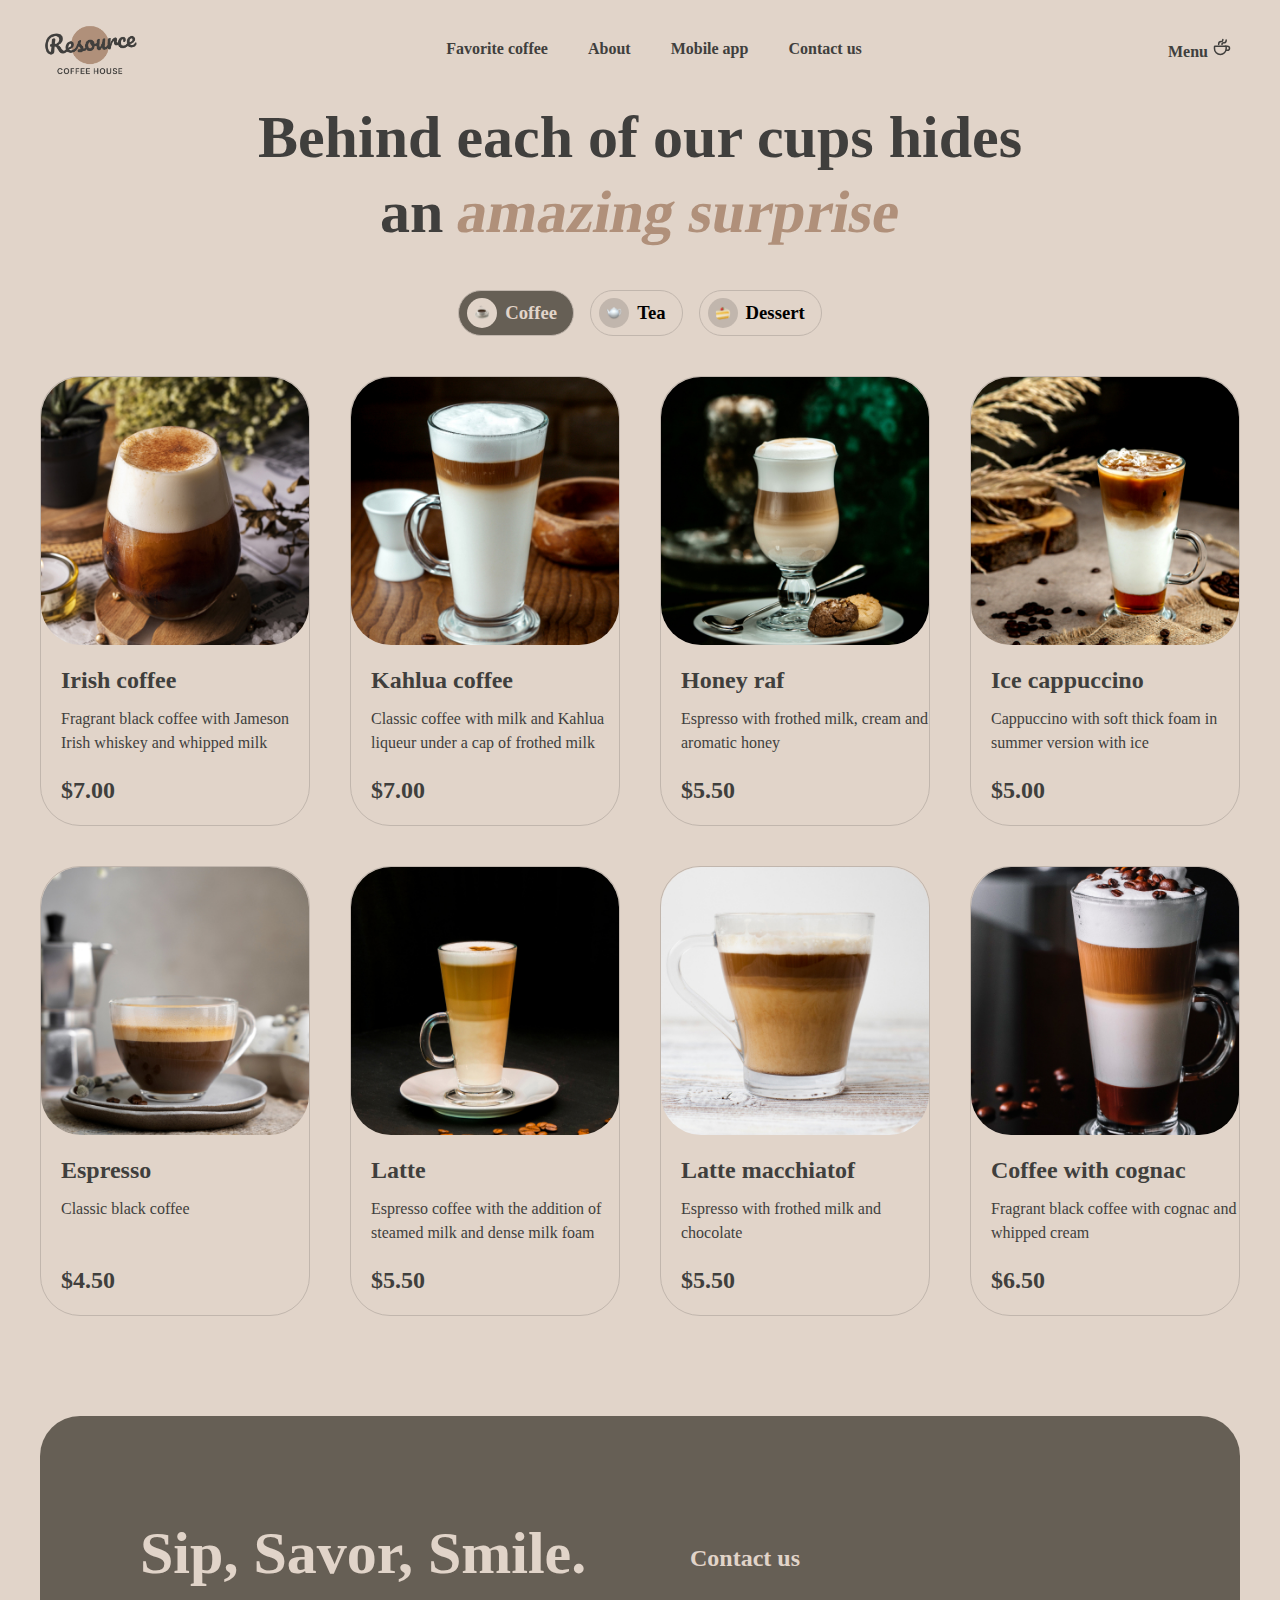
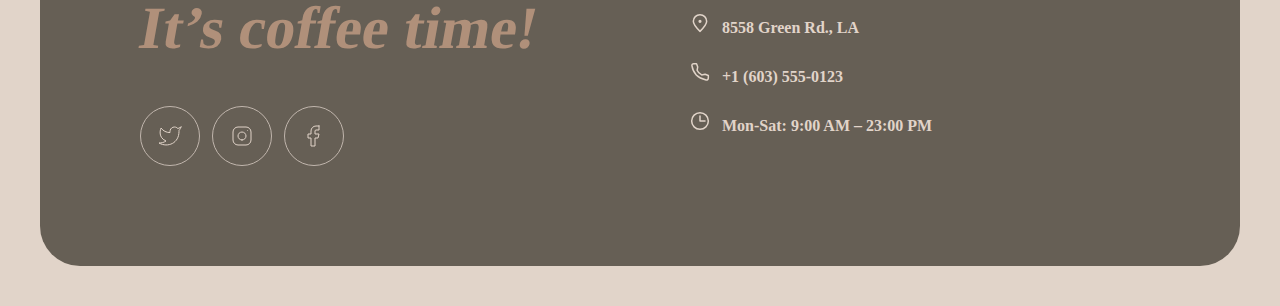
<file: menu.html>
<!DOCTYPE html>
<html class="page" lang="en">
<head>
    <meta charset="UTF-8">
    <meta name="viewport" content="width=device-width, initial-scale=1.0">
    <title>Coffee-house</title>
    <link rel="stylesheet" href="css/style.css"/>
    <link rel="icon" href="favicon.ico"/>
    <link rel="icon" href="img/favicon/32.png"/>
    <link rel="apple-touch-icon" href="img/favicon/180.png"/>
    <link rel="manifest" href="manifest.webmanifest"/>
</head>
<body class="page-body">
    <div class="container-main">
        <header class="header">
            <nav class="header-nav">
                <a class="header-nav__logo" href="index.html">
                    <img class="header-nav__logo-img" src="./img/logo.png" width="100" height="60" alt="coffee-shop logo"/>
                </a>
                <ul class="header-nav__items">
                  <li class="nav__item"><a href="#favorite">Favorite coffee</a></li>
                  <li class="nav__item"><a href="#about">About</a></li>
                  <li class="nav__item"><a href="#app">Mobile app</a></li>
                  <li class="nav__item"><a href="#contacts">Contact us</a></li>
                </ul>
                <a class="header-nav__menu-link" href="menu.html">Menu
                    <img class="menu-link__icon" src="./img/coffee-cup.svg" width="20" height="20" alt="coffee-cup"/>
                </a>
            </nav>
        </header>
        <main class="main">
            <section class="menu">
                <h1 class="menu__title">Behind each of our cups hides an <span class="text-italic">amazing surprise </span></h1>
                <ul class="menu_sort-items">
                    <li class="menu_sort-item">
                        <button class="menu_sort-btn btn menu_sort-btn--current">
                          <div>
                            <img class="menu_sort-icon" src="./img/coffee-icon.png" alt="coffee-icon"/>
                          </div>
                          <h3>Coffee</h3>
                        </button>
                    </li>
                    <li class="menu_sort-item">
                        <button class="menu_sort-btn btn">
                          <div>
                            <img class="menu_sort-icon" src="./img/tea-icon.png" alt="tea-icon"/>
                          </div>
                          <h3>Tea</h3>
                        </button>
                    </li>
                    <li class="menu_sort-item">
                        <button class="menu_sort-btn btn">
                          <div>
                            <img src="./img/desert-icon.png" alt="desert-icon"/>
                          </div>
                          <h3>Dessert</h3>
                        </button>
                    </li>
                </ul>
                <div class="menu_gallery">
                    <ul class="menu__gallery-items">
                        <li  class="menu__gallery-item">
                            <div class="menu__img-box">
                              <img class="menu__item-img" src="img/coffee-1.jpg" width="340" height="340" alt="image coffee Irish coffee"/>
                            </div>
                            <div class="menu__text-box">
                                <h3 class="menu__item-title">Irish coffee</h3>
                                <p class="menu__item-description">Fragrant black coffee with Jameson Irish whiskey and whipped milk</p>
                            </div>
                            <h3 class="menu__item-price">$7.00</h3>
                          </li>
                        <li class="menu__gallery-item">
                              <div class="menu__img-box">
                                <img class="menu__item-img" src="img/coffee-2.jpg" width="340" height="340" alt="image coffee Kahlua coffee"/>
                              </div>
                              <div class="menu__text-box">
                                <h3 class="menu__item-title">Kahlua coffee</h3>
                                <p class="menu__item-description">Classic coffee with milk and Kahlua liqueur under a cap of frothed milk</p>
                              </div>
                              <h3 class="menu__item-price">$7.00</h3>
                          </li>
                        <li class="menu__gallery-item">
                              <div class="menu__img-box">
                                <img class="menu__item-img" src="img/coffee-3.jpg" width="340" height="340" alt="image coffee Honey raf"/>
                              </div>
                              <div class="menu__text-box">
                                <h3 class="menu__item-title">Honey raf</h3>
                                <p class="menu__item-description">Espresso with frothed milk, cream and aromatic honey</p>
                              </div>
                              <h3 class="menu__item-price">$5.50</h3>
                        </li>
                        <li class="menu__gallery-item">
                              <div class="menu__img-box">
                                <img class="menu__item-img" src="img/coffee-4.jpg" width="340" height="340" alt="image coffee Ice cappuccino"/>
                              </div>
                              <div class="menu__text-box">
                                <h3 class="menu__item-title">Ice cappuccino</h3>
                                <p class="menu__item-description">Cappuccino with soft thick foam in summer version with ice</p>
                              </div>
                              <h3 class="menu__item-price">$5.00</h3>
                        </li>
                        <li class="menu__gallery-item">
                              <div class="menu__img-box">
                                <img class="menu__item-img" src="img/coffee-5.jpg" width="340" height="340" alt="image coffee Espresso"/>
                              </div>
                              <div class="menu__text-box">
                                <h3 class="menu__item-title">Espresso</h3>
                                <p class="menu__item-description">Classic black coffee</p>
                              </div>
                              <h3 class="menu__item-price">$4.50</h3>
                        </li>
                        <li class="menu__gallery-item">
                              <div class="menu__img-box">
                                <img class="menu__item-img" src="img/coffee-6.jpg" width="340" height="340" alt="image coffee Latte"/>
                              </div>
                              <div class="menu__text-box">
                                <h3 class="menu__item-title">Latte</h3>
                                <p class="menu__item-description">Espresso coffee with the addition of steamed milk and dense milk foam</p>
                              </div>
                              <h3 class="menu__item-price">$5.50</h3>
                        </li>
                        <li class="menu__gallery-item">
                              <div class="menu__img-box">
                                <img class="menu__item-img" src="img/coffee-7.jpg" width="340" height="340" alt="image coffee Latte macchiato"/>
                              </div>
                              <div class="menu__text-box">
                                <h3 class="menu__item-title">Latte macchiatof</h3>
                                <p class="menu__item-description">Espresso with frothed milk and chocolate</p>
                              </div>
                              <h3 class="menu__item-price">$5.50</h3>
                        </li>
                        <li class="menu__gallery-item">
                              <div class="menu__img-box">
                                <img class="menu__item-img" src="img/coffee-8.jpg" width="340" height="340" alt="image coffee Coffee with cognac"/>
                              </div>
                              <div class="menu__text-box">
                                <h3 class="menu__item-title">Coffee with cognac</h3>
                                <p class="menu__item-description">Fragrant black coffee with cognac and whipped cream</p>
                              </div>
                              <h3 class="menu__item-price">$6.50</h3>
                        </li>
                      </ul>
                </div>
            </section>
    </main>
    <footer class="footer" id="contacts">
        <div class="footer__wrapper">
            <div class="footer__wrapper-socials">
                <h2 class="footer__socials-title">Sip, Savor, Smile. <span class="text-italic">It’s coffee time!</span></h2>
                <ul class="footer__socials-items">
                    <li class="footer__socials-item">
                        <a class="footer__socials-btn btn" href="#">
                            <svg class="footer__socials-icon" width="24" height="24"  viewBox="0 0 24 24" fill="none" xmlns="http://www.w3.org/2000/svg">
                                <path id="Vector" d="M23 3.01006C23 3.01006 20.9821 4.20217 19.86 4.54006C19.2577 3.84757 18.4573 3.35675 17.567 3.13398C16.6767 2.91122 15.7395 2.96725 14.8821 3.29451C14.0247 3.62177 13.2884 4.20446 12.773 4.96377C12.2575 5.72309 11.9877 6.62239 12 7.54006V8.54006C10.2426 8.58562 8.50127 8.19587 6.93101 7.4055C5.36074 6.61513 4.01032 5.44869 3 4.01006C3 4.01006 -1 13.0101 8 17.0101C5.94053 18.408 3.48716 19.109 1 19.0101C10 24.0101 21 19.0101 21 7.51006C20.9991 7.23151 20.9723 6.95365 20.92 6.68006C21.9406 5.67355 23 3.01006 23 3.01006Z" stroke="#E1D4C9" stroke-linecap="round" stroke-linejoin="round"/>
                            </svg>
                        </a>
                    </li>
                    <li class="footer__socials-item">
                        <a class="footer__socials-btn btn" href="#">
                            <svg class="footer__socials-icon" width="24" height="24" viewBox="0 0 24 24" fill="none" xmlns="http://www.w3.org/2000/svg">
                                <path id="Vector" d="M12 16C14.2091 16 16 14.2091 16 12C16 9.79086 14.2091 8 12 8C9.79086 8 8 9.79086 8 12C8 14.2091 9.79086 16 12 16Z" stroke="#E1D4C9" stroke-linecap="round" stroke-linejoin="round"/>
                                <path id="Vector_2" d="M3 16V8C3 5.23858 5.23858 3 8 3H16C18.7614 3 21 5.23858 21 8V16C21 18.7614 18.7614 21 16 21H8C5.23858 21 3 18.7614 3 16Z" stroke="#E1D4C9"/>
                                <path id="Vector_3" d="M17.5 6.51L17.51 6.49889" stroke="#E1D4C9" stroke-linecap="round" stroke-linejoin="round"/>
                            </svg>
                        </a>
                    </li>
                    <li class="footer__socials-item">
                        <a class="footer__socials-btn btn" href="#">
                            <svg class="footer__socials-icon" width="24" height="24" viewBox="0 0 24 24" fill="none" xmlns="http://www.w3.org/2000/svg">
                                <path id="Vector" d="M17 2H14C12.6739 2 11.4021 2.52678 10.4645 3.46447C9.52678 4.40215 9 5.67392 9 7V10H6V14H9V22H13V14H16L17 10H13V7C13 6.73478 13.1054 6.48043 13.2929 6.29289C13.4804 6.10536 13.7348 6 14 6H17V2Z" stroke="#E1D4C9" stroke-linecap="round" stroke-linejoin="round"/>
                            </svg>
                        </a>
                    </li>
                </ul>
            </div>
            <div class="footer__wrapper-contacts">
                <h3 class="footer__contacts-title">Contact us</h3>
                <ul class="footer__contacts-items">
                    <li class="footer__contacts-item">
                        <a class="footer__contacts-map" href="https://maps.google.com/?q=8558%20Green%20Rd.,%20LA/">
                            <img class="footer__contacts-icon" src="./img/pin-alt.svg" width="20" height="20" alt="adress-icon"/>
                            8558 Green Rd.,  LA
                        </a>
                    </li>
                    <li class="footer__contacts-item">
                        <a class="footer__contacts-phone" href="tel:+16035550123">
                            <img class="footer__contacts-icon" src="./img/phone.svg" width="20" height="20" alt="telephon-icon"/>
                            +1 (603) 555-0123
                        </a>
                    </li>
                    <li class="footer__contacts-item">
                            <img class="footer__contacts-icon" src="./img/clock.svg" width="20" height="20" alt="time-icon"/>
                            Mon-Sat: 9:00 AM – 23:00 PM
                    </li>
                </ul>
            </div>
        </div>
    </footer>
  </div>
</body>
</html>
</file>
<file: css/style.css>
/* Fonts */

@font-face {
    font-family: "Inter";
    src: url("../fonts/Inter-Regular.ttf");
    font-weight: 400;
  }

  @font-face {
    font-family: "Inter";
    src: url("../fonts/Inter-SemiBold.ttf");
    font-weight: 600;
  }

  /* Variables */

  :root {
    --text-dark: #403F3D;
    --text-light: #E1D4C9;
    --text-accent: #B0907A;
    --background-body: #E1D4C9;
    --background-container: #665F55;
    --background-backdrop: #403F3DCC;
    --border-light: #C1B6AD;
    --border-dark: #665F55;
  }

  /* Global */

  *,
  *:before,
  *:after {
      margin: 0;
      padding: 0;
      border: 0;
      box-sizing: border-box;
      -webkit-tap-highlight-color: transparent;
  }
  *:focus-visible {
      outline: 0;
  }

  html {
    -webkit-text-size-adjust: 100%;
    overscroll-behavior-x: none;
  }

  .page{
    scroll-behavior: smooth;
  }

  .page-body {
    /* display: flex;
    flex-direction: column;
    align-items: center; */
    display: grid;
    min-height: 100%;
    grid-template-rows: min-content 1fr min-content;
    align-content: start;
    background-color: var(--background-body);
    color: var(--text-dark);
    font-family: "Inter";
    font-weight: 600;
    font-size: 16px;
    line-height: 125%;
  }

  a {
    text-decoration: none;
    color: var(--text-dark);
    cursor: pointer;
    background-color: transparent;
  }

  img {
    max-width: 100%;
    height: auto;
  }

  h1,h2,h3,h4,h5,p{
    margin: 0;
    padding: 0;
  }

  .btn {
    font:inherit;
    border-radius: 100px;
    text-align: center;
    background-color: transparent;
  }

  .text-italic{
    color: var(--text-accent);
    display: inline-block;
    transform: skew(-10deg);
  }

  .container-main{
    display: flex;
    flex-direction: column;
    align-items: center;
    max-width: 1440px;
    margin: 0 auto;
    padding: 20px 40px 40px;
  }

  .visually-hidden {
    position: absolute;
    width: 1px;
    height: 1px;
    margin: -1px;
    border: 0;
    padding: 0;
    white-space: nowrap;
    clip-path: inset(100%);
    clip: rect(0 0 0 0);
    overflow: hidden;
}

  /* Header */

  .header-nav__items,
  .footer__socials-items,
  .footer__contacts-items,
  .menu_sort-items,
  .menu__gallery-items {
    list-style:none;

  }

  .header{
    margin-bottom: 20px;
    width: 100%;
  }

  .header-nav{
    display: flex;
    justify-content: space-between;

  }

  .header-nav__logo{
    max-width: 100px;
    height: 60px;
  }

  .header-nav__items{
    display: flex;
    flex-direction: row;
    flex-wrap: wrap;
    gap: 40px;

  }

  .nav__item {
    margin: auto;
    color: #403F3D;
    line-height: 150%;
  }

  .header-nav__menu-link{
    margin: auto 0;
    min-width: 72px;


  }

  .header-nav__menu-wrapper{
    display: flex;
    gap: 8px;
  }

  .header-nav__menu-wrapper h3{
    line-height: 150%;
    font-size: 16px;
  }


  .menu-link__icon{
    width: 20px;
    height: 20px;
  }

  .nav__item > a::after,
  .header-nav__menu-link::after,
  .footer__contacts-item::after
{
    display: block;
    background: var(--text-dark);
    width: 100%;
    height: 2px;
    content: '';
    transform: scaleX(0);
    opacity: 0;
    transition: 0.75s;
}
  /* Enjoy section */

  .enjoy{
    width: 100%;
  }

  .enjoy__video-container{
    position: relative;
  }

  .enjoy__video{
    border-radius: 40px;
    width: 100%;
    height: 644px;
    position: absolute;
    object-fit: cover;
  }

  .enjoy__text-wrapper{
    max-width: 765px;
    display: flex;
    flex-direction: column;
    justify-content: center;
    align-items: flex-start;
    z-index: 1;
    position: relative;
    padding: 100px;
    gap: 40px;
  }

  .enjoy__title{
    font-size: 72px;
    line-height: 105%;
    color: var(--text-light);
    align-self: stretch;
  }

  .enjoy__desc{
    font-weight: 400;
    line-height: 150%;
    color: var(--text-light);
  }

  .enjoy__button-menu{
    line-height: 150%;
    background-color: var(--background-body);
    padding: 20px;
    cursor: pointer;
    width: 200px;
  }

/* Favourite section */

  .favorite{
    margin-top: 100px;
    width: 100%;
  }
  .favorite__wrapper-col{
    display: flex;
    flex-direction: column;
    gap: 40px
  }

  .favorite__wrapper-row{
    display: flex;
    align-items: center;
    gap: 40px
  }

  .favorite__cards{
    width: 100%;
    display: flex;
    flex-direction: column;
    align-items: center;
  }

  .favorite__card{
    display: flex;
    flex-direction: column;
    width: 480px;
    gap:16px;

  }

  .display-none{
    display: none;
  }

  .favorite__card-img{
    width: 480px;
    height: 480px;
    margin-bottom: 4px;
  }

  .favorite__title{
    font-size: 60px;
    text-align: center;
    line-height: 125%;
    margin-bottom: 40px;
  }

  .favorite__card-title{
    font-size: 24px;
    text-align: center;
    line-height: 125%;
  }

  .favorite__card-desc{
    font-weight: 400;
    line-height: 150%;
    text-align: center;
  }

  .favorite__card-price{
    font-size: 24px;
    text-align: center;
    line-height: 125%;
  }

  .favorite__btn{
    display: flex;
    width: 69px;
    height: 60px;
    justify-content: center;
    align-items: center;
    border: 1px solid var(--Border-Dark, #665F55);
    cursor: pointer;
    transition: 0.8s;
    margin: 0 5px;
  }

  .favorite__btn-svg{
    width: 24px;
    height: 24px;
  }

  .favorite__sliders-items{
    display: flex;
    gap: 12px;
    justify-content: center;
  }
  .favorite__slider{
    width: 40px;
    height: 4px;
    border-radius: 100px;
    background: var(--Border-Light, #C1B6AD);
    cursor: pointer;
  }

 .current-slider{
    background: var(--Border-Dark, #665F55);
  }
  /* About section */

  .about{
    display: flex;
    flex-direction: column;
    gap: 40px;
    width: 100%;
    margin-top: 100px;
  }

  .about__title{
    font-size: 60px;
    line-height: 125%;
  }

  .about__gallery{
    display: flex;
    flex-direction: column;
    flex-wrap: wrap;
    gap: 5.6%;
    width: 48.7%;
    aspect-ratio: 1360 / 1060;
    gap: 40px;

  }

  .about__gallery-column{
    display: flex;
    flex-direction: column;
    width: 100%;
    gap: 40px;
  }

  .about__img-box{
    display: flex;
    justify-content: center;
    align-items: center;
    max-width: 660px;
    border-radius: 20px;
    overflow: hidden;
  }

  .about__gallery-img{
    width: 100%;
    height: 100%;
    object-fit: cover;
    transform: scale(1.1);
    transition: 0.6s ease-in-out;
  }

  .box_a {
    height: 590px;
  }

  .box_b {
    height: 430px;
  }

  /* MobileApp section */

  .mobileApp__wrapper{
    display: flex;
    gap: 100px;
    margin-top: 100px;
    margin-bottom: 100px;
  }

  .mobileApp__desc-wrapper{
    display: flex;
    flex-direction: column;
    align-self: center;
    gap: 40px;
  }

  .mobileApp__title{
    font-size: 60px;
    line-height: 125%;

  }

  .mobileApp__text{
    font-weight: 400;
    line-height: 150%;
  }

  .mobileApp__btns{
    display: flex;
    gap: 20px;
  }

  .mobileApp__btn{
    display: flex;
    width: 200px;
    gap: 8px;
    align-items: center;
    padding: 12px 20px;
    border: 1px solid var(--Border-Dark, #665F55);
  }

  .mobileApp__btn-text-small{
    font-size: 10px;
    line-height: 140%;
    text-align: left;
  }

  .mobileApp__btn-text-big{
    line-height: 150%;
  }

  /* Footer */

  .footer__wrapper{
    background: var(--background-container);
    border-radius: 40px;
    padding: 100px;
    display: grid;
    grid-template-columns: 1fr 1fr;
    gap: 100px;
  }

  .footer__wrapper-socials{
    display: flex;
    flex-direction: column;
    gap: 40px;
  }

  .footer__socials-title{
    font-size: 60px;
    color: var(--text-light);
    line-height: 125%;
  }

  .footer__socials-items{
    display: flex;
    gap: 12px;
  }

  .footer__socials-item{

  }

  .footer__socials-btn{
    display: flex;
    justify-content: center;
    align-items: center;
    width: 60px;
    height: 60px;
    border:  1px solid var(--Border-Light, #C1B6AD);
  }

  .footer__socials-icon{
    width: 24px;
   height: 24px;
   flex-shrink: 0;
  }

  .footer__wrapper-contacts{
    display: flex;
    flex-direction: column;
    gap: 40px;
    justify-content: center;
  }

  .footer__contacts-title{
    font-size: 24px;
    color: var(--text-light);
    line-height: 125%;
  }

  .footer__contacts-items{
    color: var(--text-light);
    line-height: 150%;
    display: flex;
    flex-direction: column;
    gap: 20px;
  }

  .footer__contacts-phone,
  .footer__contacts-map {
    color: inherit;
  }

  .footer__contacts-icon{
    margin-right: 8px;
    width: 20px;
    height: 20px;
  }


  /* Menu section*/
  .menu{
    margin: 0 0 100px;
  }
  .menu__title{
    font-size: 60px;
    line-height: 125%;
    text-align: center;
    margin: 0 auto;
    max-width: 800px;
    margin-bottom: 40px;
  }

  .menu_sort-items{
    display: flex;
    justify-content: center;
    gap: 16px;
    margin-bottom: 40px;
  }

  .menu_sort-btn{
    display: flex;
    line-height: 150%;
    border: 1px solid var(--Border-Light, #C1B6AD);
    padding: 8px 16px 8px 8px;
    height: 46px;
    width: max-content;
    align-items: center;
    gap: 8px;
    cursor: pointer;
  }

  .menu_sort-btn img{
    display: flex;
    border-radius: 100px;
    background-color: var(--Border-Light, #C1B6AD);
    padding: 7px 7px;
    width: 30px;
    height: 30px;
  }

  .menu_sort-btn--current{
    background-color: var(--background-container);
    color: var(--text-light);
  }

  .menu_sort-btn--current img{
    display: flex;
    border-radius: 100px;
    background-color: var(--background-body);
    padding: 7px 7px;
  }

  /* menu gallery */
.menu_gallery{
}
  .menu__gallery-items{
    display: grid;
    grid-template-columns: repeat(4,1fr);
    gap: 40px;

  }

  .menu__gallery-item{
    display: flex;
    flex-direction: column;
    max-width: 310px;
    border-radius: 40px;
    max-width: 310px;
    border: 1px solid var(--border-light);
    cursor: pointer;
    max-height: 506px;
  }

  .menu__img-box{
    display: flex;
    align-items: center;
    width: 100%;
    border-radius: 40px;
    overflow: hidden;
  }

  .menu__item-img{
    width: 100%;
    height: 100%;
    transform: scale(1.1);
    transition: 0.6s ease-in-out;

  }

  .menu__text-box{
    display: flex;
    flex-direction: column;
    margin: 20px;
    gap: 12px;
    width: 100%;
    align-items: flex-start;
  }

  .menu__item-title{
    font-size: 24px;
    line-height: 125%;
  }

  .menu__item-description{
    font-weight: 400;
    line-height: 150%;
    padding-right: 20px;
  }

  .menu__item-price{
    font-size: 24px;
    line-height: 125%;
    margin: auto 20px 20px;
  }


  @media (hover: hover) {

    .nav__item > a:hover::after,
    .header-nav__menu-link:hover::after,
    .footer__contacts-item:hover::after{
      transform: scaleX(0.999);
      opacity: 100%;
      transition: 0.75s;
    }

    .favorite__btn:hover,
    .mobileApp__btn:hover{
        background-color: var(--background-container);
        transition: 0.8s;
        color: var(--text-light);
    }

    .favorite__btn:hover > svg > path{
      stroke: var(--text-light);
      transition: stroke 0.8s;
    }

    .mobileApp__btn:hover >svg > path{
      fill: var(--text-light);
      transition: fill 0.8s;
    }

    .footer__socials-btn:hover {
      background-color: var(--background-body);
      transition: 0.8s;
    }

    .footer__socials-btn:hover > svg > path {
      stroke: var(--text-dark);
      transition: stroke 0.8s;
    }


    .about__gallery-img:hover {
      transform: scale(1);
      transition: 0.6s ease-in-out;
  }

    .menu__item-img:hover {
      transform: scale(1);
      transition: 0.6s ease-in-out;
    }
  }
</file>
